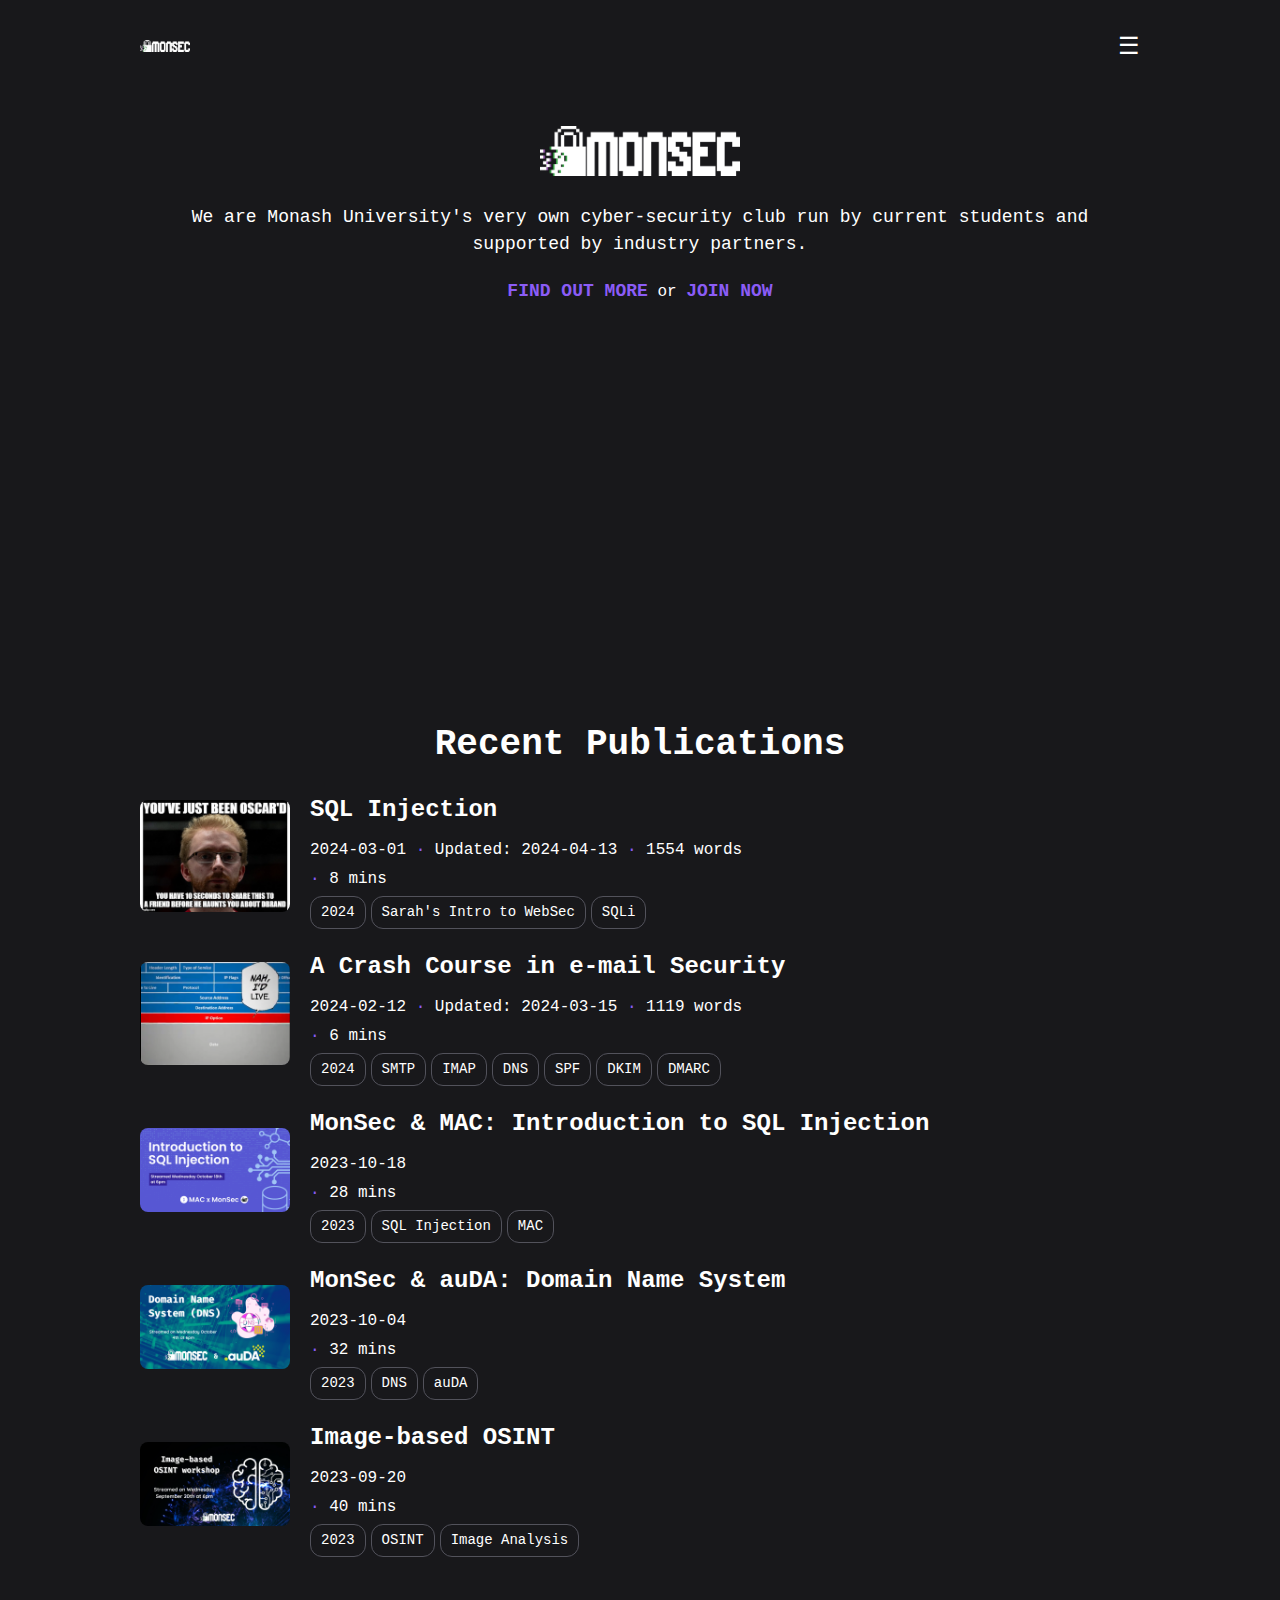
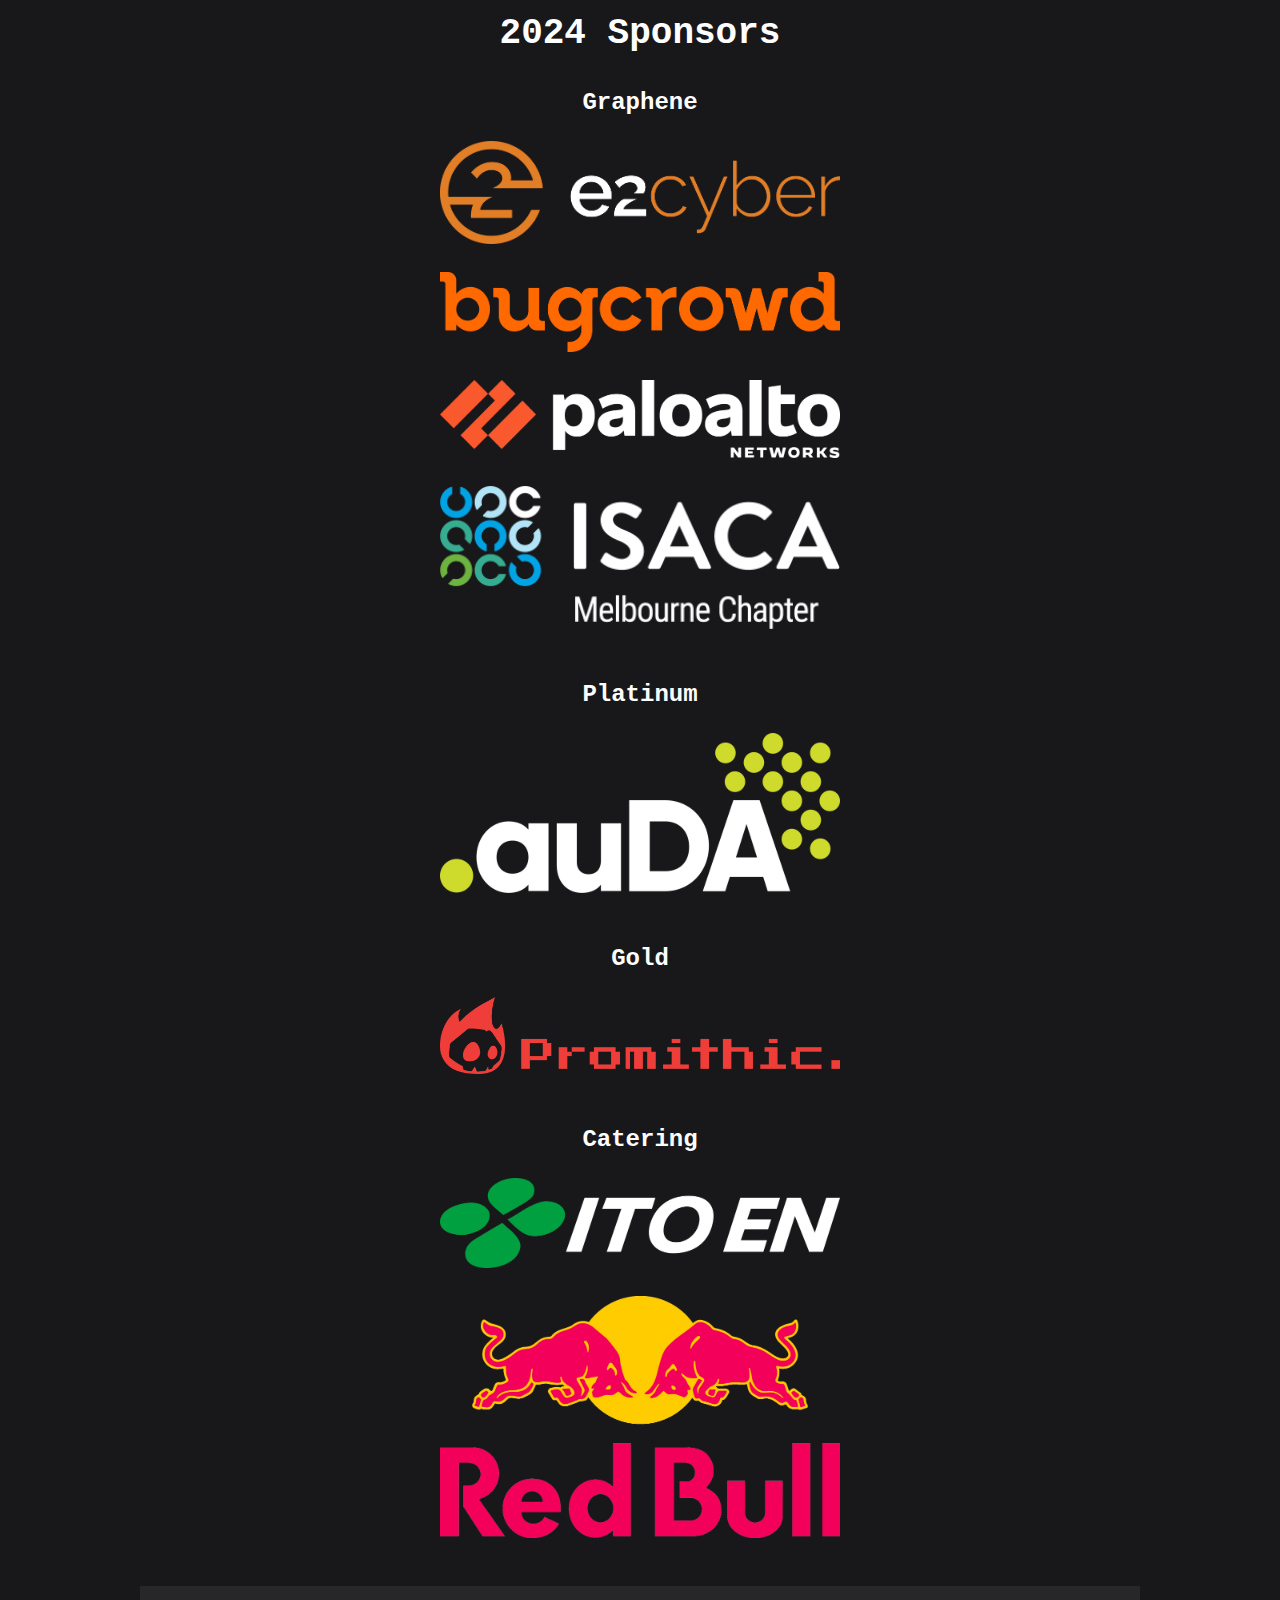
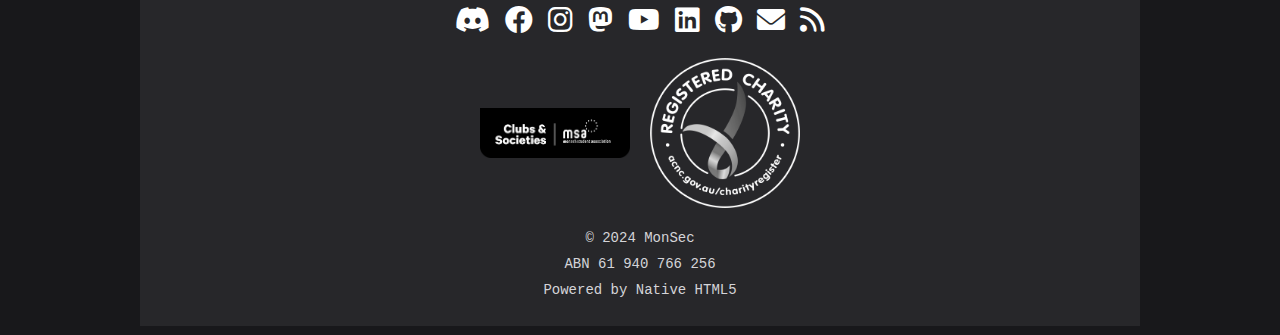
<file: index.html>
<!DOCTYPE html>
<html lang="en">
<head>
    <meta charset="UTF-8">
    <meta name="viewport" content="width=device-width, initial-scale=1.0">
    <title>MonSec Landing Page</title>
    <link rel="stylesheet" href="assets/CSS/style.css">
    <link rel="stylesheet" href="https://cdnjs.cloudflare.com/ajax/libs/font-awesome/6.0.0-beta3/css/all.min.css">
</head>
<body>
    <!-- ============================================ -->
    <!--                    HEADER                    -->
    <!-- ============================================ -->
    <div class="container">
        <header class="header">
            <div class="logo">
                <a href="index.html">
                    <img src="assets/images/monsec-logo.png" alt="MonSec Logo">
                </a>
            </div>
            <nav class="nav">
                <button class="menu-toggle">☰</button>
                <ul class="nav-links">
                    <li><a href="index.html">Home</a></li>
                    <li><a href="about.html">About</a></li>
                    <li><a href="competitions.html">Competitions</a></li>
                    <li><a href="contact.html">Contact</a></li>
                    <li><a href="#">CTFd↗</a></li>
                    <li><a href="join.html">Join</a></li>
                    <li><a href="#">Member Highlights</a></li>
                    <li><a href="#">Posts</a></li>
                    <li><a href="#">Resources</a></li>
                    <li><a href="#">Sponsorships</a></li>
                    <li><a href="#">Team</a></li>
                </ul>
            </nav>
        </header>

        <!-- ============================================ -->
        <!--                   MAIN CONTENT               -->
        <!-- ============================================ -->
        <main class="main-content">
            <!-- ============================================ -->
            <!--                     HERO                     -->
            <!-- ============================================ -->
            <div class="hero">
                <img src="assets/images/monsec-logo.png" alt="MonSec Logo" class="hero-logo">
            </div>
            <p class="description">We are Monash University's very own cyber-security club run by current students and supported by industry partners.</p>
            <div class="links">
                <a href="about.html" class="link">FIND OUT MORE</a> or <a href="join.html" class="link">JOIN NOW</a>
            </div>

            <!-- ============================================ -->
            <!--                     VIDEO                    -->
            <!-- ============================================ -->
            <div class="video">
                <iframe width="645" height="363" src="https://www.youtube.com/embed/BnJ31tEuZtM" title="Monash Cybersecurity Club (MonSec) - Information Technology | Clubs and Societies" frameborder="0" allow="accelerometer; autoplay; clipboard-write; encrypted-media; gyroscope; picture-in-picture; web-share" referrerpolicy="strict-origin-when-cross-origin" allowfullscreen></iframe>
            </div>

            <!-- ============================================ -->
            <!--              RECENT PUBLICATIONS             -->
            <!-- ============================================ -->
            <section class="recent-publications">
                <h2 class="recent-title">Recent Publications</h2>
                <div class="publication">
                    <a href="/posts/guide_01_sql_injection/">
                        <img src="assets/images/publications/thumbnail_hu2aec92b6c775fa6cc4a0e6bf50c2a36c_654028_320x0_resize_box_3.png" alt="Publication Image" class="publication-image">
                    </a>
                    <div class="publication-details">
                        <h3 class="publication-title">SQL Injection</h3>
                        <p class="publication-date">2024-03-01 <span class="dot">·</span> Updated: 2024-04-13 <span class="dot">·</span> 1554 words</p>
                        <p class="video-length"><span class="dot">·</span> 8 mins</p>
                        <div class="publication-tags">
                            <span class="tag">2024</span>
                            <span class="tag">Sarah's Intro to WebSec</span>
                            <span class="tag">SQLi</span>
                        </div>
                    </div>
                </div>
                <div class="publication">
                    <a href="/posts/email_security/">
                        <img src="assets/images/publications/thumbnail_hu954ef2d1324ccd9b0481c03d3eda522d_273398_320x0_resize_box_3.png" alt="Publication Image" class="publication-image">
                    </a>
                    <div class="publication-details">
                        <h3 class="publication-title">A Crash Course in e-mail Security</h3>
                        <p class="publication-date">2024-02-12 <span class="dot">·</span> Updated: 2024-03-15 <span class="dot">·</span> 1119 words</p>
                        <p class="video-length"><span class="dot">·</span> 6 mins</p>
                        <div class="publication-tags">
                            <span class="tag">2024</span>
                            <span class="tag">SMTP</span>
                            <span class="tag">IMAP</span>
                            <span class="tag">DNS</span>
                            <span class="tag">SPF</span>
                            <span class="tag">DKIM</span>
                            <span class="tag">DMARC</span>
                        </div>
                    </div>
                </div>
                <div class="publication">
                    <a href="https://youtu.be/77BluYpgN_c" target="_blank">
                        <img src="assets/images/publications/thumbnail_hu0dbce03da8ecad43be7e2b87ac7909c9_127749_320x0_resize_box_3.png" alt="Publication Image" class="publication-image">
                    </a>
                    <div class="publication-details">
                        <h3 class="publication-title">MonSec & MAC: Introduction to SQL Injection</h3>
                        <p class="publication-date">2023-10-18</p>
                        <p class="video-length"><span class="dot">·</span> 28 mins</p>
                        <div class="publication-tags">
                            <span class="tag">2023</span>
                            <span class="tag">SQL Injection</span>
                            <span class="tag">MAC</span>
                        </div>
                    </div>
                </div>
                <div class="publication">
                    <a href="https://youtu.be/bAFBVqyOkOA" target="_blank">
                        <img src="assets/images/publications/thumbnail_hu8929bf2ce3828c8344a611839d0a6ce5_1311219_320x0_resize_box_3.png" alt="Publication Image" class="publication-image">
                    </a>
                    <div class="publication-details">
                        <h3 class="publication-title">MonSec & auDA: Domain Name System</h3>
                        <p class="publication-date">2023-10-04</p>
                        <p class="video-length"><span class="dot">·</span> 32 mins</p>
                        <div class="publication-tags">
                            <span class="tag">2023</span>
                            <span class="tag">DNS</span>
                            <span class="tag">auDA</span>
                        </div>
                    </div>
                </div>
                <div class="publication">
                    <a href="https://youtu.be/zDFcXtqgYJc" target="_blank">
                        <img src="assets/images/publications/thumbnail_hu0207fa8256bfbe608128d7c42d157e64_898616_320x0_resize_box_3.png" alt="Publication Image" class="publication-image">
                    </a>
                    <div class="publication-details">
                        <h3 class="publication-title">Image-based OSINT</h3>
                        <p class="publication-date">2023-09-20</p>
                        <p class="video-length"><span class="dot">·</span> 40 mins</p>
                        <div class="publication-tags">
                            <span class="tag">2023</span>
                            <span class="tag">OSINT</span>
                            <span class="tag">Image Analysis</span>
                        </div>
                    </div>
                </div>
            </section>

            <!-- ============================================ -->
            <!--                  SPONSORS                    -->
            <!-- ============================================ -->
            <section class="sponsors">
                <h2 class="sponsor-title">2024 Sponsors</h2>
                <div class="sponsor-category">
                    <h3 class="sponsor-category-title">Graphene</h3>
                    <div class="sponsor-logos">
                        <a href="https://www.e2cyber.com/" target="_blank"><img src="assets/images/sponsors/e2cyber.png" alt="E2Cyber Logo" class="sponsor-logo"></a>
                        <a href="https://www.bugcrowd.com/" target="_blank"><img src="assets/images/sponsors/bugcrowd.png" alt="Bugcrowd Logo" class="sponsor-logo"></a>
                        <a href="https://www.paloaltonetworks.com/" target="_blank"><img src="assets/images/sponsors/palo_alto_networks.png" alt="Paloalto Logo" class="sponsor-logo"></a>
                        <a href="https://engage.isaca.org/melbournechapter/home" target="_blank"><img src="assets/images/sponsors/isaca.png" alt="Isaca Logo" class="sponsor-logo"></a>
                    </div>
                </div>
                <div class="sponsor-category">
                    <h3 class="sponsor-category-title">Platinum</h3>
                    <div class="sponsor-logos">
                        <a href="https://www.auda.org.au/" target="_blank"><img src="assets/images/sponsors/auda.png" alt="auDA Logo" class="sponsor-logo"></a>
                    </div>
                </div>
                <div class="sponsor-category">
                    <h3 class="sponsor-category-title">Gold</h3>
                    <div class="sponsor-logos">
                        <a href="https://promithic.io/" target="_blank"><img src="assets/images/sponsors/promithic.png" alt="Promithic Logo" class="sponsor-logo"></a>
                    </div>
                </div>
                <div class="sponsor-category">
                    <h3 class="sponsor-category-title">Catering</h3>
                    <div class="sponsor-logos">
                        <a href="https://itoen.com.au/" target="_blank"><img src="assets/images/sponsors/ito_en.png" alt="ITO EN Logo" class="sponsor-logo"></a>
                        <a href="https://www.redbull.com/au-en" target="_blank"><img src="assets/images/sponsors/redbull.png" alt="Red Bull Logo" class="sponsor-logo"></a>
                    </div>
                </div>
            </section>

            <!-- ============================================ -->
            <!--                    FOOTER                    -->
            <!-- ============================================ -->
            <footer class="footer">
                <div class="social-icons">
                    <a href="#"><i class="fab fa-discord"></i></a>
                    <a href="#"><i class="fab fa-facebook"></i></a>
                    <a href="#"><i class="fab fa-instagram"></i></a>
                    <a href="#"><i class="fab fa-mastodon"></i></a>
                    <a href="#"><i class="fab fa-youtube"></i></a>
                    <a href="#"><i class="fab fa-linkedin"></i></a>
                    <a href="#"><i class="fab fa-github"></i></a>
                    <a href="#"><i class="fas fa-envelope"></i></a>
                    <a href="#"><i class="fas fa-rss"></i></a>
                </div>
                <div class="footer-logos">
                    <img src="assets/images/msa_cs.png" alt="Clubs & Societies">
                    <img src="assets/images/acnc.png" alt="Registered Charity">
                </div>
                <div class="footer-info">
                    <p>© 2024 MonSec</p>
                    <p>ABN 61 940 766 256</p>
                    <p>Powered by Native HTML5</p>
                </div>
            </footer>
        </main>
    </div>

    <!-- ============================================ -->
    <!--                 SCROLL TO TOP                -->
    <!-- ============================================ -->
    <button id="scrollTopBtn" title="Go to top">↑</button>

    <script src="assets/JS/script.js"></script>
</body>
</html>
</file>
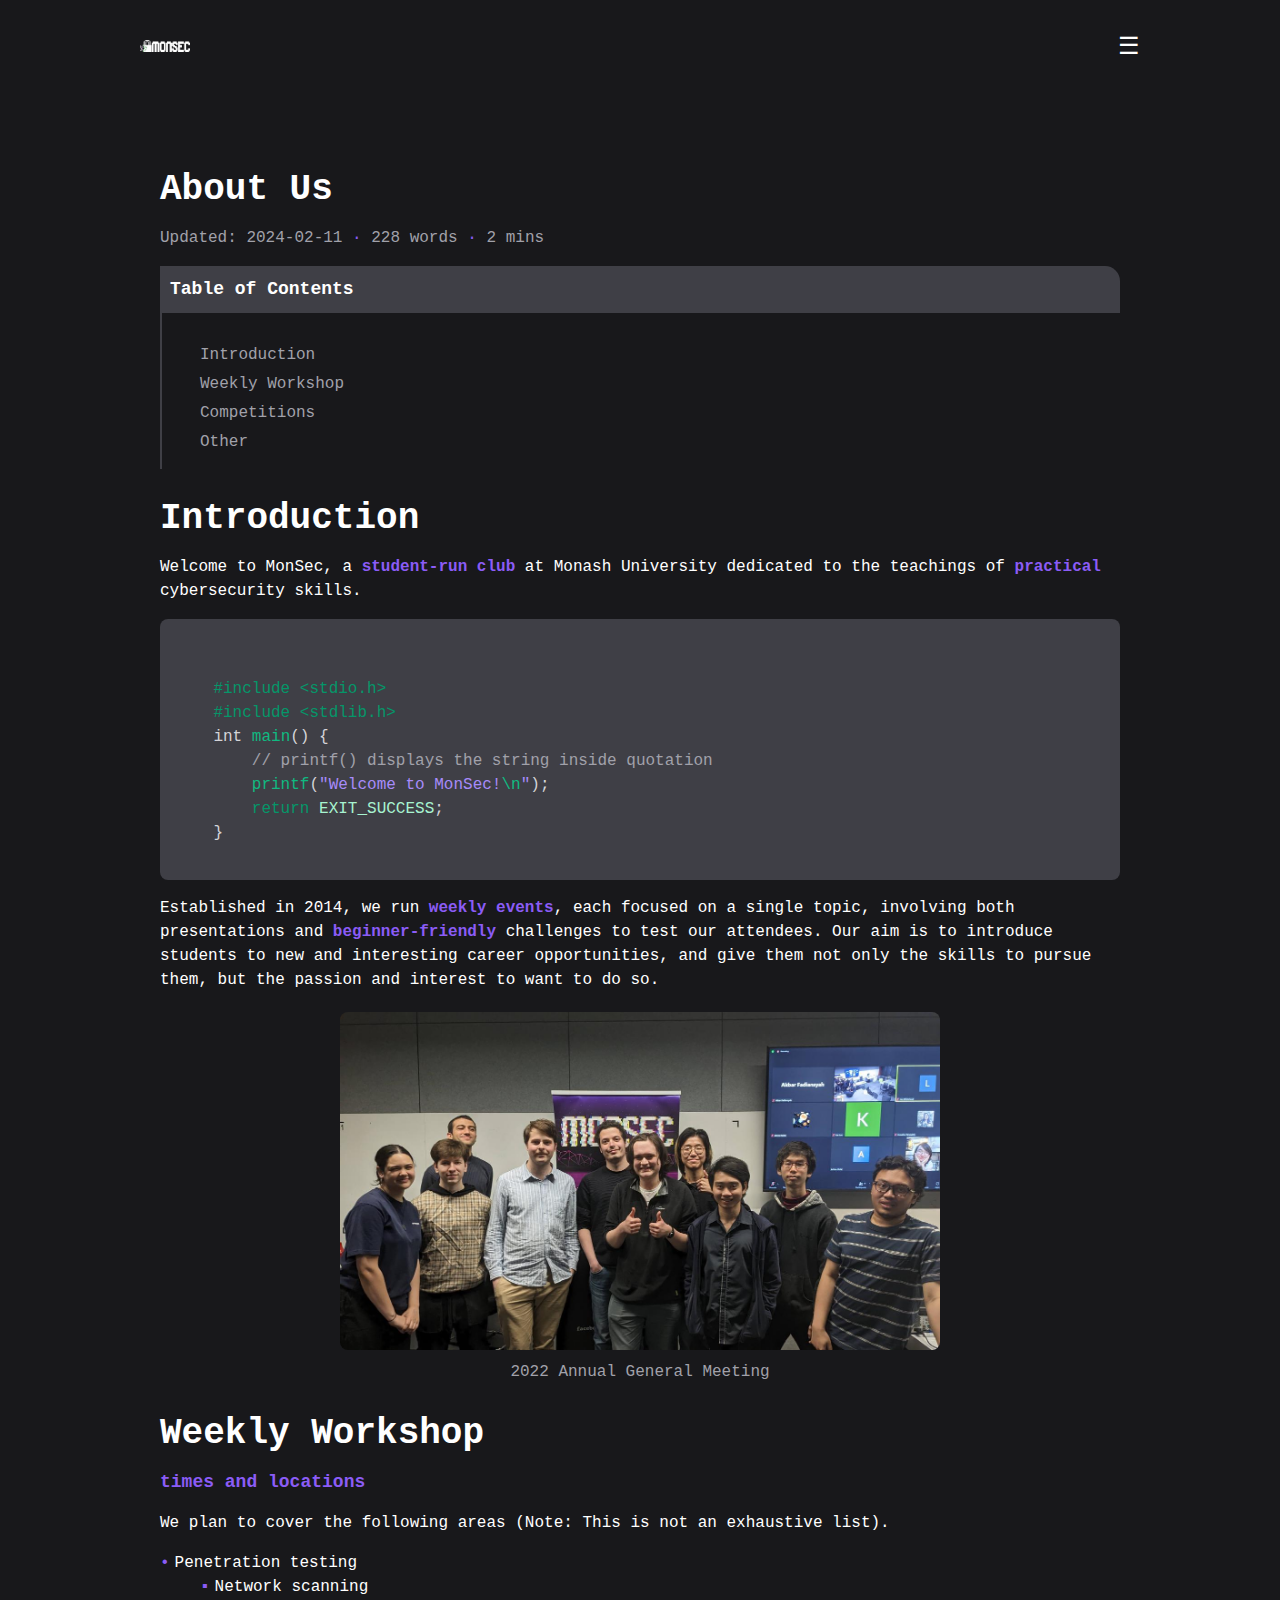
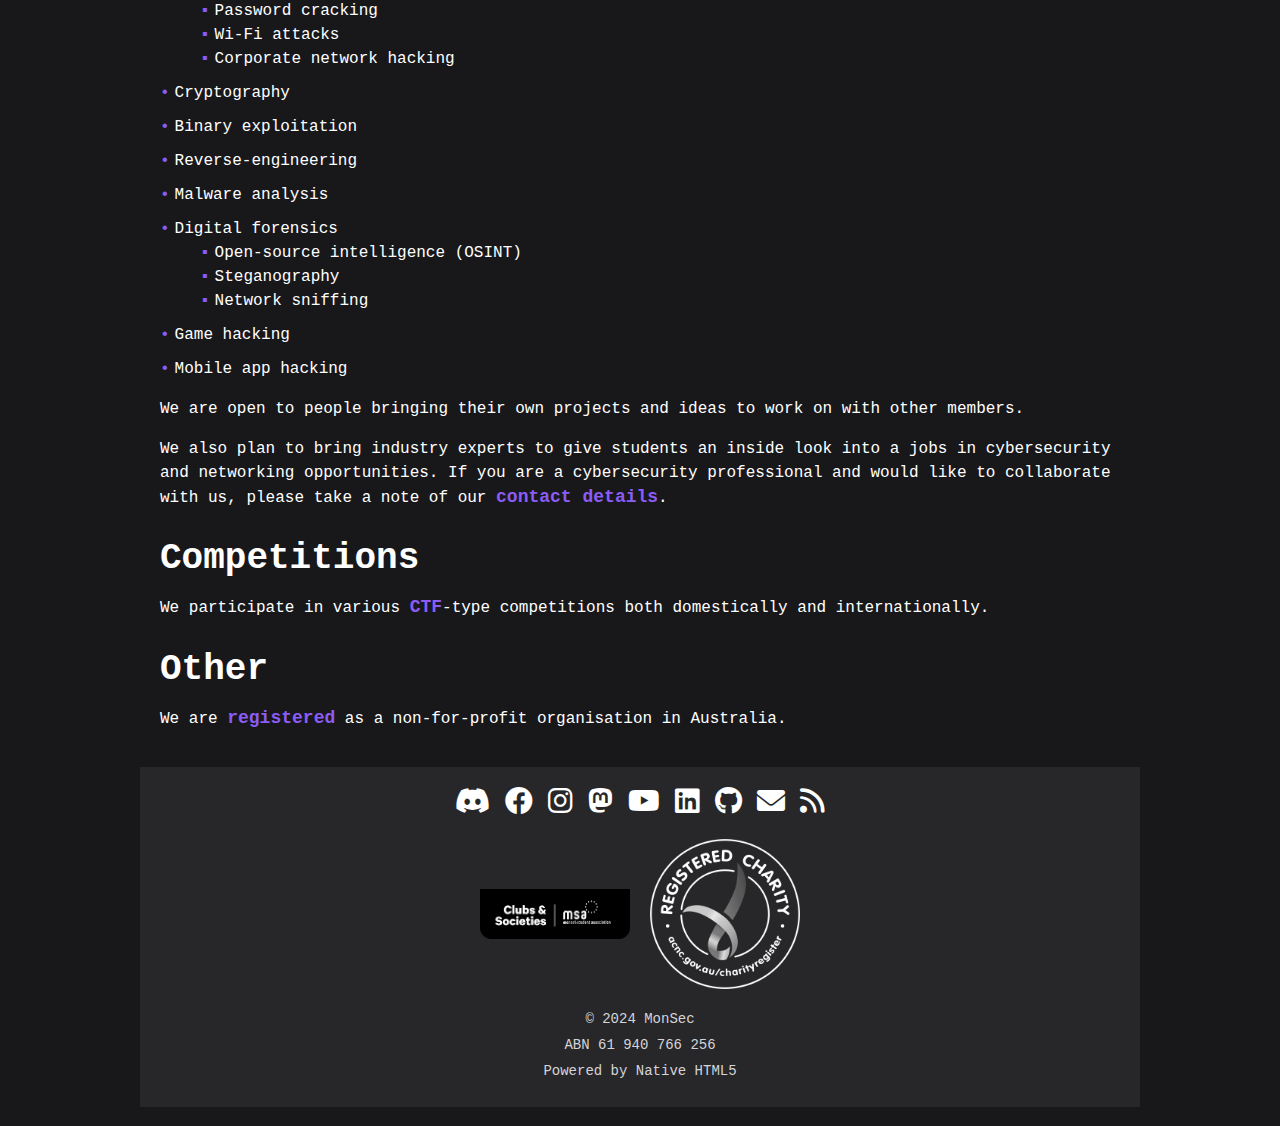
<file: about.html>
<!DOCTYPE html>
<html lang="en">
<head>
    <meta charset="UTF-8">
    <meta name="viewport" content="width=device-width, initial-scale=1.0">
    <title>About Us - MonSec</title>
    <link rel="stylesheet" href="assets/CSS/style.css">
    <link rel="stylesheet" href="https://cdnjs.cloudflare.com/ajax/libs/font-awesome/6.0.0-beta3/css/all.min.css">
</head>
<body>
<!-- ============================================ -->
<!--                    HEADER                    -->
<!-- ============================================ -->
<div class="container">
    <header class="header">
        <div class="logo">
            <a href="index.html">
                <img src="assets/images/monsec-logo.png" alt="MonSec Logo">
            </a>
        </div>
        <nav class="nav">
            <button class="menu-toggle">☰</button>
            <ul class="nav-links">
                <li><a href="index.html">Home</a></li>
                <li><a href="about.html">About</a></li>
                <li><a href="competitions.html">Competitions</a></li>
                <li><a href="contact.html">Contact</a></li>
                <li><a href="#">CTFd↗</a></li>
                <li><a href="join.html">Join</a></li>
                <li><a href="#">Member Highlights</a></li>
                <li><a href="#">Posts</a></li>
                <li><a href="#">Resources</a></li>
                <li><a href="#">Sponsorships</a></li>
                <li><a href="#">Team</a></li>
            </ul>
        </nav>
    </header>

    <!-- ============================================ -->
    <!--                   MAIN CONTENT               -->
    <!-- ============================================ -->
    <main class="main-content">
        <section class="about">
            <h1>About Us</h1>
            <p class="update-info">Updated: 2024-02-11 <span class="dot">·</span> 228 words <span class="dot">·</span> 2 mins</p>
            
            <div class="toc-container">
                <h2 class="toc-header">Table of Contents</h2>
                <ul class="toc show">
                    <li><a href="#introduction">Introduction</a></li>
                    <li><a href="#weekly-workshop">Weekly Workshop</a></li>
                    <li><a href="#competitions">Competitions</a></li>
                    <li><a href="#other">Other</a></li>
                </ul>
            </div>
            
            <h2 id="introduction">Introduction</h2>
            <p>Welcome to MonSec, a <strong>student-run club</strong> at Monash University dedicated to the teachings of <strong>practical</strong> cybersecurity skills.</p>
            
<pre class="code-block">
<button class="copy-btn" onclick="copyToClipboard(this)">Copy</button>
<code>
    <span class="keyword">#include &lt;stdio.h&gt;</span>
    <span class="keyword">#include &lt;stdlib.h&gt;</span>
    <span class="type">int</span> <span class="function">main</span>() {
        <span class="comment">// printf() displays the string inside quotation</span>
        <span class="function">printf</span>(<span class="string">"Welcome to MonSec!<span class="escape">\n</span>"</span>);
        <span class="keyword">return</span> <span class="constant">EXIT_SUCCESS</span>;
    }
</code>
</pre>

            <p>Established in 2014, we run <strong>weekly events</strong>, each focused on a single topic, involving both presentations and <strong>beginner-friendly</strong> challenges to test our attendees. Our aim is to introduce students to new and interesting career opportunities, and give them not only the skills to pursue them, but the passion and interest to want to do so.</p>
            
            <img src="assets/images/agm_2022_hud1b05a0828a1fd51b679a1cc5ebfdef1_792214_1320x0_resize_q75_box.jpg" alt="2022 Annual General Meeting" class="about-img">
            <p class="image-caption">2022 Annual General Meeting</p>
            
            <h2 id="weekly-workshop">Weekly Workshop</h2>
            <p><a href="#" class="link">times and locations</a></p>
            <p>We plan to cover the following areas (Note: This is not an exhaustive list).</p>
            
            <ul class="nested-list">
                <li>Penetration testing
                    <ul>
                        <li>Network scanning</li>
                        <li>Password cracking</li>
                        <li>Wi-Fi attacks</li>
                        <li>Corporate network hacking</li>
                    </ul>
                </li>
                <li>Cryptography</li>
                <li>Binary exploitation</li>
                <li>Reverse-engineering</li>
                <li>Malware analysis</li>
                <li>Digital forensics
                    <ul>
                        <li>Open-source intelligence (OSINT)</li>
                        <li>Steganography</li>
                        <li>Network sniffing</li>
                    </ul>
                </li>
                <li>Game hacking</li>
                <li>Mobile app hacking</li>
            </ul>
            <p>We are open to people bringing their own projects and ideas to work on with other members.</p>
            <p>We also plan to bring industry experts to give students an inside look into a jobs in cybersecurity and networking opportunities. If you are a cybersecurity professional and would like to collaborate with us, please take a note of our <a href="contact.html" class="link">contact details</a>.</p>
            
            <h2 id="competitions">Competitions</h2>
            <p>We participate in various <a href="ctf.html" class="link">CTF</a>-type competitions both domestically and internationally.</p>
            
            <h2 id="other">Other</h2>
            <p>We are <a href="registered-charity.html" class="link">registered</a> as a non-for-profit organisation in Australia.</p>
        </section>

        <!-- ============================================ -->
        <!--                    FOOTER                    -->
        <!-- ============================================ -->
        <footer class="footer">
            <div class="social-icons">
                <a href="#"><i class="fab fa-discord"></i></a>
                <a href="#"><i class="fab fa-facebook"></i></a>
                <a href="#"><i class="fab fa-instagram"></i></a>
                <a href="#"><i class="fab fa-mastodon"></i></a>
                <a href="#"><i class="fab fa-youtube"></i></a>
                <a href="#"><i class="fab fa-linkedin"></i></a>
                <a href="#"><i class="fab fa-github"></i></a>
                <a href="#"><i class="fas fa-envelope"></i></a>
                <a href="#"><i class="fas fa-rss"></i></a>
            </div>
            <div class="footer-logos">
                <img src="assets/images/msa_cs.png" alt="Clubs & Societies">
                <img src="assets/images/acnc.png" alt="Registered Charity">
            </div>
            <div class="footer-info">
                <p>© 2024 MonSec</p>
                <p>ABN 61 940 766 256</p>
                <p>Powered by Native HTML5</p>
            </div>
        </footer>
    </main>
</div>

<!-- ============================================ -->
<!--                 SCROLL TO TOP                -->
<!-- ============================================ -->
<button id="scrollTopBtn" title="Go to top">↑</button>

<script src="assets/JS/script.js"></script>
</body>
</html>
</file>
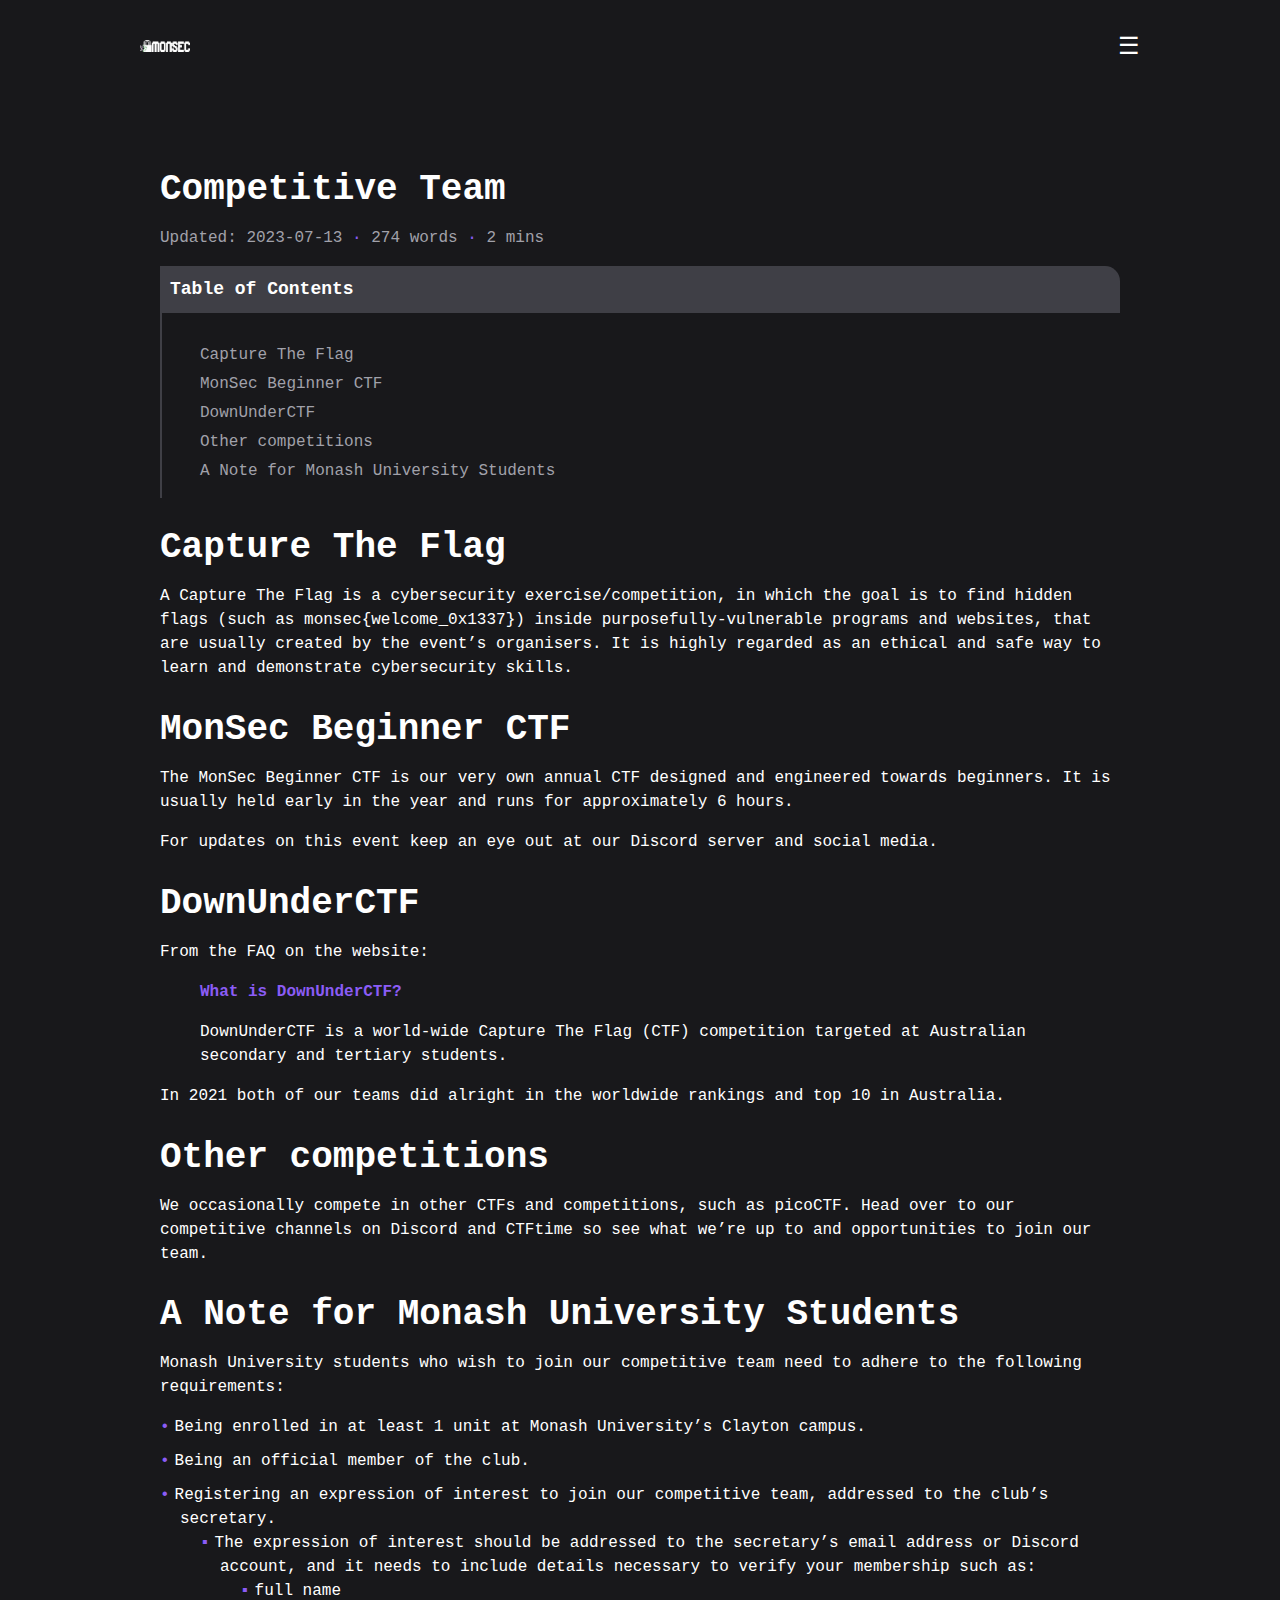
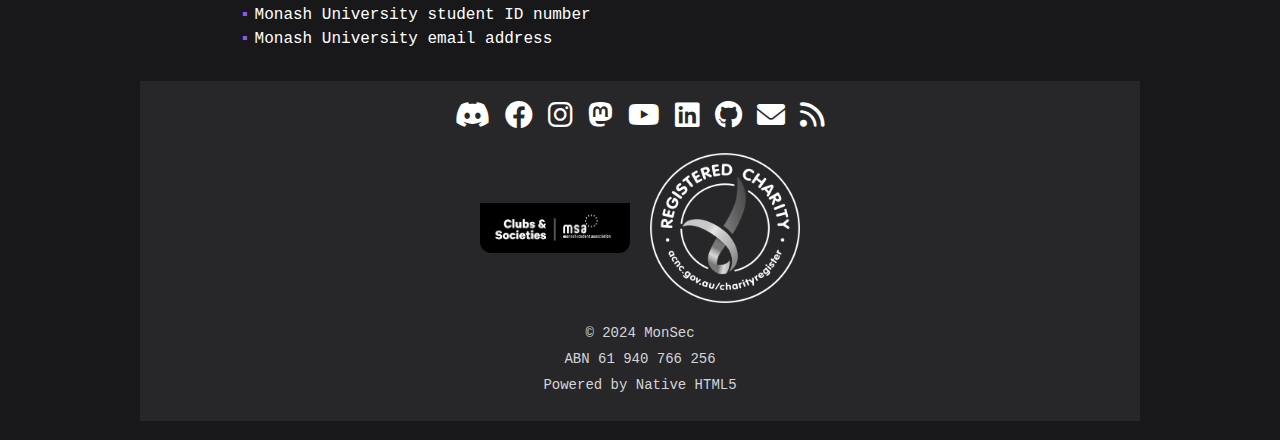
<file: competitions.html>
<!DOCTYPE html>
<html lang="en">
<head>
    <meta charset="UTF-8">
    <meta name="viewport" content="width=device-width, initial-scale=1.0">
    <title>Competitive Team - MonSec</title>
    <link rel="stylesheet" href="assets/CSS/style.css">
    <link rel="stylesheet" href="https://cdnjs.cloudflare.com/ajax/libs/font-awesome/6.0.0-beta3/css/all.min.css">
</head>
<body>
    <!-- ============================================ -->
    <!--                    HEADER                    -->
    <!-- ============================================ -->
    <div class="container">
        <header class="header">
            <div class="logo">
                <a href="index.html">
                    <img src="assets/images/monsec-logo.png" alt="MonSec Logo">
                </a>
            </div>
            <nav class="nav">
                <button class="menu-toggle">☰</button>
                <ul class="nav-links">
                    <li><a href="index.html">Home</a></li>
                    <li><a href="about.html">About</a></li>
                    <li><a href="competitions.html">Competitions</a></li>
                    <li><a href="contact.html">Contact</a></li>
                    <li><a href="#">CTFd↗</a></li>
                    <li><a href="join.html">Join</a></li>
                    <li><a href="#">Member Highlights</a></li>
                    <li><a href="#">Posts</a></li>
                    <li><a href="#">Resources</a></li>
                    <li><a href="#">Sponsorships</a></li>
                    <li><a href="#">Team</a></li>
                </ul>
            </nav>
        </header>

        <!-- ============================================ -->
        <!--                   MAIN CONTENT               -->
        <!-- ============================================ -->
        <main class="main-content">
            <section class="competition">
                <h1>Competitive Team</h1>
                <p class="update-info">Updated: 2023-07-13 <span class="dot">·</span> 274 words <span class="dot">·</span> 2 mins</p>

                <div class="toc-container">
                    <h2 class="toc-header">Table of Contents</h2>
                    <ul class="toc show">
                        <li><a href="#capture-the-flag">Capture The Flag</a></li>
                        <li><a href="#monsec-beginner-ctf">MonSec Beginner CTF</a></li>
                        <li><a href="#downunderctf">DownUnderCTF</a></li>
                        <li><a href="#other-competitions">Other competitions</a></li>
                        <li><a href="#note-for-monash-students">A Note for Monash University Students</a></li>
                    </ul>
                </div>

                <h2 id="capture-the-flag">Capture The Flag</h2>
                <p>A Capture The Flag is a cybersecurity exercise/competition, in which the goal is to find hidden flags (such as monsec{welcome_0x1337}) inside purposefully-vulnerable programs and websites, that are usually created by the event’s organisers. It is highly regarded as an ethical and safe way to learn and demonstrate cybersecurity skills.</p>

                <h2 id="monsec-beginner-ctf">MonSec Beginner CTF</h2>
                <p>The MonSec Beginner CTF is our very own annual CTF designed and engineered towards beginners. It is usually held early in the year and runs for approximately 6 hours.</p>
                <p>For updates on this event keep an eye out at our Discord server and social media.</p>

                <h2 id="downunderctf">DownUnderCTF</h2>
                <p>From the FAQ on the website:</p>
                <blockquote>
                    <p><strong>What is DownUnderCTF?</strong></p>
                    <p>DownUnderCTF is a world-wide Capture The Flag (CTF) competition targeted at Australian secondary and tertiary students.</p>
                </blockquote>
                <p>In 2021 both of our teams did alright in the worldwide rankings and top 10 in Australia.</p>

                <h2 id="other-competitions">Other competitions</h2>
                <p>We occasionally compete in other CTFs and competitions, such as picoCTF. Head over to our competitive channels on Discord and CTFtime so see what we’re up to and opportunities to join our team.</p>

                <h2 id="note-for-monash-students">A Note for Monash University Students</h2>
                <p>Monash University students who wish to join our competitive team need to adhere to the following requirements:</p>
                <ul class="nested-list">
                    <li>Being enrolled in at least 1 unit at Monash University’s Clayton campus.</li>
                    <li>Being an official member of the club.</li>
                    <li>Registering an expression of interest to join our competitive team, addressed to the club’s secretary.
                        <ul>
                            <li>The expression of interest should be addressed to the secretary’s email address or Discord account, and it needs to include details necessary to verify your membership such as:
                                <ul>
                                    <li>full name</li>
                                    <li>Monash University student ID number</li>
                                    <li>Monash University email address</li>
                                </ul>
                            </li>
                        </ul>
                    </li>
                </ul>
            </section>

            <!-- ============================================ -->
            <!--                    FOOTER                    -->
            <!-- ============================================ -->
            <footer class="footer">
                <div class="social-icons">
                    <a href="#"><i class="fab fa-discord"></i></a>
                    <a href="#"><i class="fab fa-facebook"></i></a>
                    <a href="#"><i class="fab fa-instagram"></i></a>
                    <a href="#"><i class="fab fa-mastodon"></i></a>
                    <a href="#"><i class="fab fa-youtube"></i></a>
                    <a href="#"><i class="fab fa-linkedin"></i></a>
                    <a href="#"><i class="fab fa-github"></i></a>
                    <a href="#"><i class="fas fa-envelope"></i></a>
                    <a href="#"><i class="fas fa-rss"></i></a>
                </div>
                <div class="footer-logos">
                    <img src="assets/images/msa_cs.png" alt="Clubs & Societies">
                    <img src="assets/images/acnc.png" alt="Registered Charity">
                </div>
                <div class="footer-info">
                    <p>© 2024 MonSec</p>
                    <p>ABN 61 940 766 256</p>
                    <p>Powered by Native HTML5</p>
                </div>
            </footer>
        </main>
    </div>

    <!-- ============================================ -->
    <!--                 SCROLL TO TOP                -->
    <!-- ============================================ -->
    <button id="scrollTopBtn" title="Go to top">↑</button>

    <script src="assets/JS/script.js"></script>
</body>
</html>
</file>
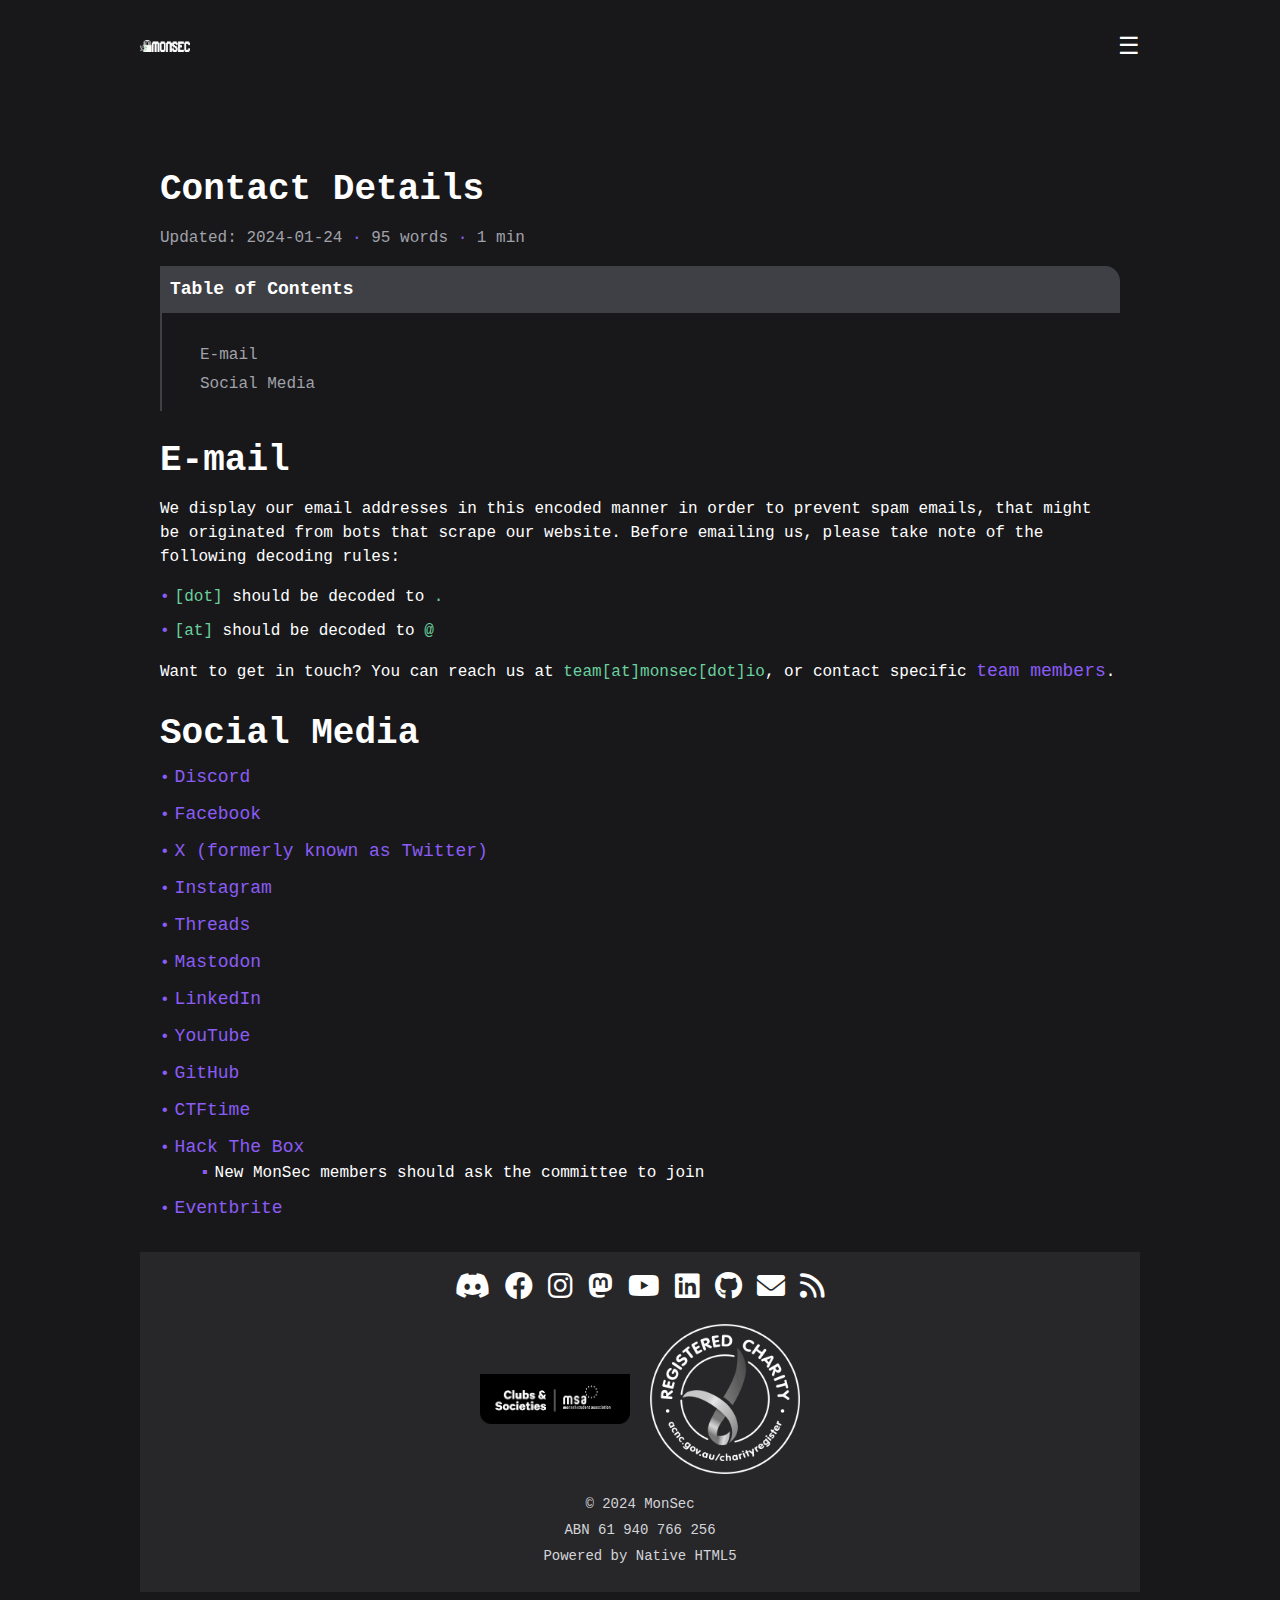
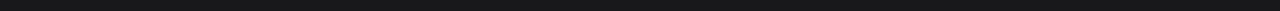
<file: contact.html>
<!DOCTYPE html>
<html lang="en">
<head>
    <meta charset="UTF-8">
    <meta name="viewport" content="width=device-width, initial-scale=1.0">
    <title>Contact Us - MonSec</title>
    <link rel="stylesheet" href="assets/CSS/style.css">
    <link rel="stylesheet" href="https://cdnjs.cloudflare.com/ajax/libs/font-awesome/6.0.0-beta3/css/all.min.css">
</head>
<body>
    <!-- ============================================ -->
    <!--                    HEADER                    -->
    <!-- ============================================ -->
    <div class="container">
        <header class="header">
            <div class="logo">
                <a href="index.html">
                    <img src="assets/images/monsec-logo.png" alt="MonSec Logo">
                </a>
            </div>
            <nav class="nav">
                <button class="menu-toggle">☰</button>
                <ul class="nav-links">
                    <li><a href="index.html">Home</a></li>
                    <li><a href="about.html">About</a></li>
                    <li><a href="competitions.html">Competitions</a></li>
                    <li><a href="contact.html">Contact</a></li>
                    <li><a href="#">CTFd↗</a></li>
                    <li><a href="join.html">Join</a></li>
                    <li><a href="#">Member Highlights</a></li>
                    <li><a href="#">Posts</a></li>
                    <li><a href="#">Resources</a></li>
                    <li><a href="#">Sponsorships</a></li>
                    <li><a href="#">Team</a></li>
                </ul>
            </nav>
        </header>
        <!-- ============================================ -->
        <!--                   MAIN CONTENT               -->
        <!-- ============================================ -->
        <main class="main-content">
            <section class="contact">
                <h1>Contact Details</h1>
                <p class="update-info">Updated: 2024-01-24 <span class="dot">·</span> 95 words <span class="dot">·</span> 1 min</p>

                <div class="toc-container">
                    <h2 class="toc-header">Table of Contents</h2>
                    <ul class="toc show">
                        <li><a href="#email">E-mail</a></li>
                        <li><a href="#social-media">Social Media</a></li>
                    </ul>
                </div>

                <h2 id="email">E-mail</h2>
                <p>We display our email addresses in this encoded manner in order to prevent spam emails, that might be originated from bots that scrape our website. Before emailing us, please take note of the following decoding rules:</p>
                <ul class="nested-list">
                    <li><span class="encoded">[dot]</span> should be decoded to <span class="decoded">.</span></li>
                    <li><span class="encoded">[at]</span> should be decoded to <span class="decoded">@</span></li>
                </ul>
                <p>Want to get in touch? You can reach us at <span class="encoded">team[at]monsec[dot]io</span>, or contact specific <a href="#" class="link">team members</a>.</p>

                <h2 id="social-media">Social Media</h2>
                <ul class="nested-list">
                    <li><a href="#" class="link">Discord</a></li>
                    <li><a href="#" class="link">Facebook</a></li>
                    <li><a href="#" class="link">X (formerly known as Twitter)</a></li>
                    <li><a href="#" class="link">Instagram</a></li>
                    <li><a href="#" class="link">Threads</a></li>
                    <li><a href="#" class="link">Mastodon</a></li>
                    <li><a href="#" class="link">LinkedIn</a></li>
                    <li><a href="#" class="link">YouTube</a></li>
                    <li><a href="#" class="link">GitHub</a></li>
                    <li><a href="#" class="link">CTFtime</a></li>
                    <li><a href="#" class="link">Hack The Box</a>
                        <ul>
                            <li>New MonSec members should ask the committee to join</li>
                        </ul>
                    </li>
                    <li><a href="#" class="link">Eventbrite</a></li>
                </ul>
            </section>

            <!-- ============================================ -->
            <!--                    FOOTER                    -->
            <!-- ============================================ -->
            <footer class="footer">
                <div class="social-icons">
                    <a href="#"><i class="fab fa-discord"></i></a>
                    <a href="#"><i class="fab fa-facebook"></i></a>
                    <a href="#"><i class="fab fa-instagram"></i></a>
                    <a href="#"><i class="fab fa-mastodon"></i></a>
                    <a href="#"><i class="fab fa-youtube"></i></a>
                    <a href="#"><i class="fab fa-linkedin"></i></a>
                    <a href="#"><i class="fab fa-github"></i></a>
                    <a href="#"><i class="fas fa-envelope"></i></a>
                    <a href="#"><i class="fas fa-rss"></i></a>
                </div>
                <div class="footer-logos">
                    <img src="assets/images/msa_cs.png" alt="Clubs & Societies">
                    <img src="assets/images/acnc.png" alt="Registered Charity">
                </div>
                <div class="footer-info">
                    <p>© 2024 MonSec</p>
                    <p>ABN 61 940 766 256</p>
                    <p>Powered by Native HTML5</p>
                </div>
            </footer>
        </main>
    </div>

    <!-- ============================================ -->
    <!--                 SCROLL TO TOP                -->
    <!-- ============================================ -->
    <button id="scrollTopBtn" title="Go to top">↑</button>

    <script src="assets/JS/script.js"></script>
</body>
</html>
</file>
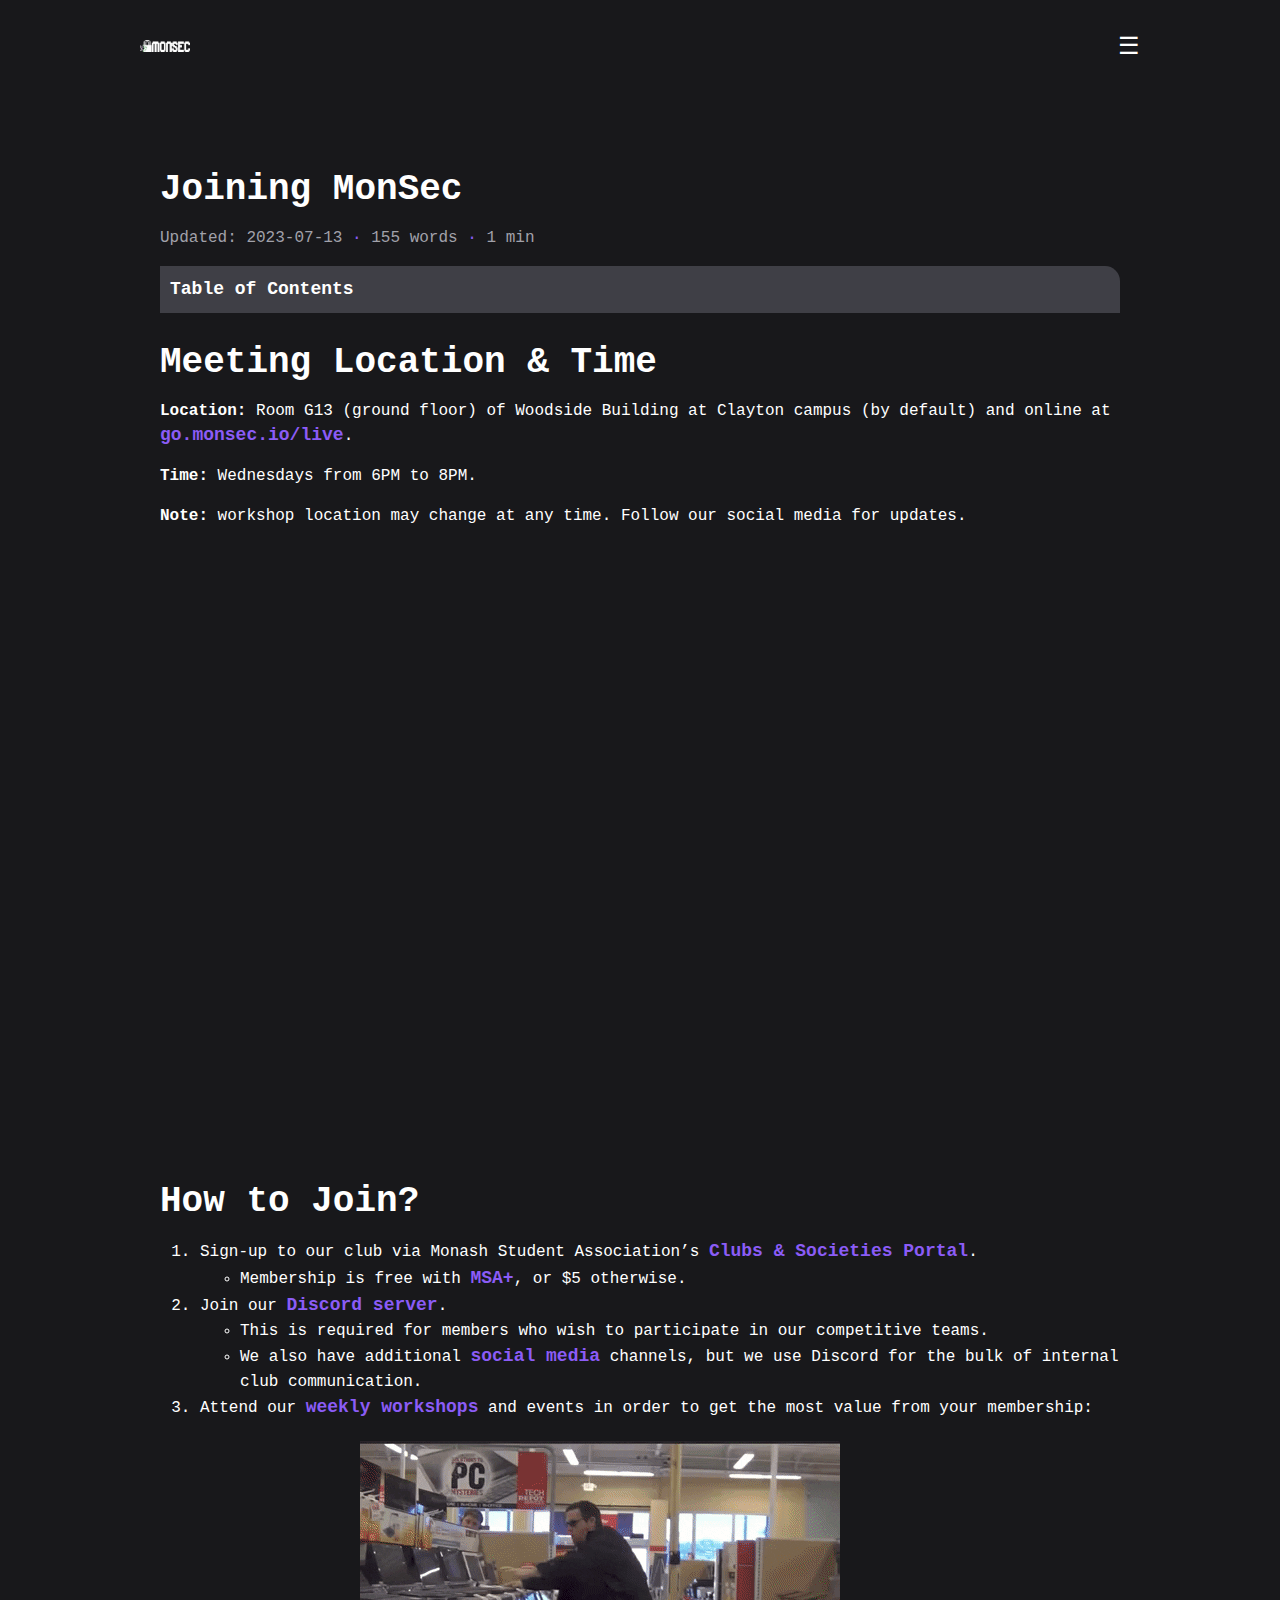
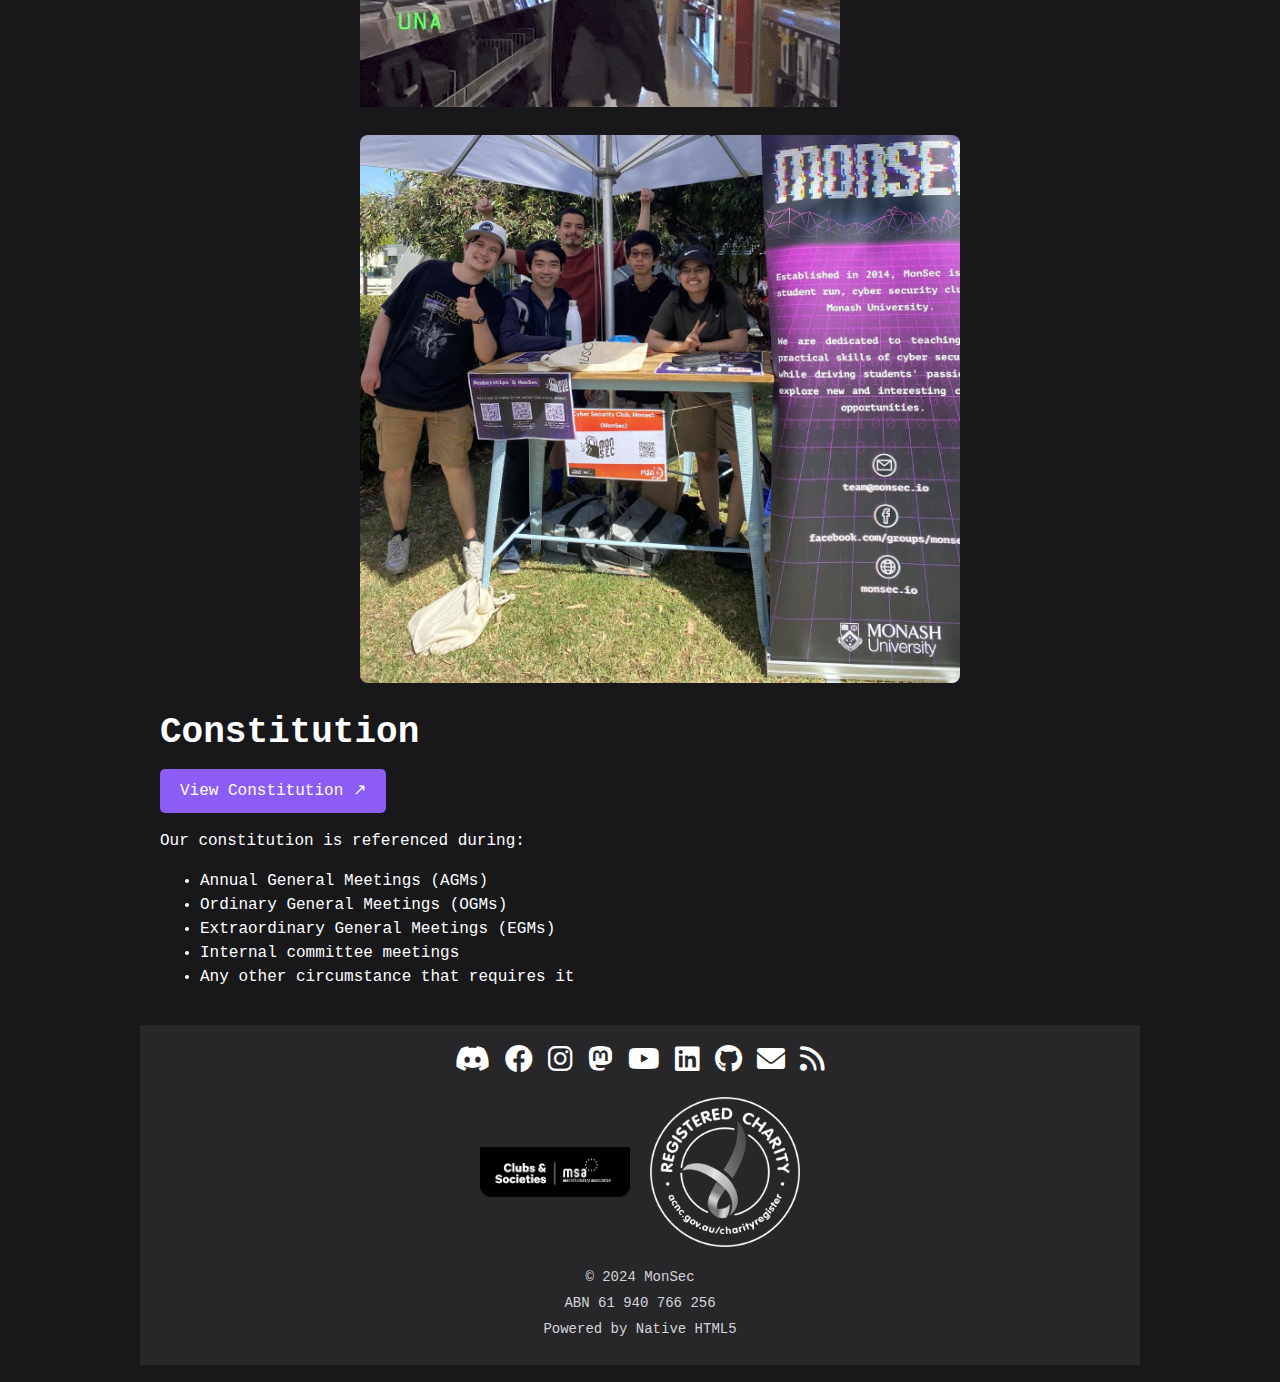
<file: join.html>
<!DOCTYPE html>
<html lang="en">
<head>
    <meta charset="UTF-8">
    <meta name="viewport" content="width=device-width, initial-scale=1.0">
    <title>Join MonSec</title>
    <link rel="stylesheet" href="assets/CSS/style.css">
    <link rel="stylesheet" href="https://cdnjs.cloudflare.com/ajax/libs/font-awesome/6.0.0-beta3/css/all.min.css">
</head>
<body>
    <!-- ============================================ -->
    <!--                    HEADER                    -->
    <!-- ============================================ -->
    <div class="container">
        <header class="header">
            <div class="logo">
                <a href="index.html">
                    <img src="assets/images/monsec-logo.png" alt="MonSec Logo">
                </a>
            </div>
            <nav class="nav">
                <button class="menu-toggle">☰</button>
                <ul class="nav-links">
                    <li><a href="index.html">Home</a></li>
                    <li><a href="about.html">About</a></li>
                    <li><a href="#">Competitions</a></li>
                    <li><a href="#">Contact</a></li>
                    <li><a href="#">CTFd↗</a></li>
                    <li><a href="join.html">Join</a></li>
                    <li><a href="#">Member Highlights</a></li>
                    <li><a href="#">Posts</a></li>
                    <li><a href="#">Resources</a></li>
                    <li><a href="#">Sponsorships</a></li>
                    <li><a href="#">Team</a></li>
                </ul>
            </nav>
        </header>

        <!-- ============================================ -->
        <!--                   MAIN CONTENT               -->
        <!-- ============================================ -->
        <main class="main-content">
            <section class="join">
                <h1>Joining MonSec</h1>
                <p class="update-info">Updated: 2023-07-13 <span class="dot">·</span> 155 words <span class="dot">·</span> 1 min</p>
                
                <div class="toc-container">
                    <h2 class="toc-header">Table of Contents</h2>
                    <ul class="toc">
                        <li><a href="#meeting-location-time">Meeting Location & Time</a></li>
                        <li><a href="#how-to-join">How to Join?</a></li>
                        <li><a href="#constitution">Constitution</a></li>
                    </ul>
                </div>
                
                <h2 id="meeting-location-time">Meeting Location & Time</h2>
                <p><strong>Location:</strong> Room G13 (ground floor) of Woodside Building at Clayton campus (by default) and online at <a href="https://go.monsec.io/live" target="_blank" class="link">go.monsec.io/live</a>.</p>
                <p><strong>Time:</strong> Wednesdays from 6PM to 8PM.</p>
                <p><strong>Note:</strong> workshop location may change at any time. Follow our social media for updates.</p>

                <div class="calendar">
                    <iframe src="https://calendar.google.com/calendar/u/0/embed?height=600&amp;wkst=2&amp;bgcolor=%23ffffff&amp;ctz=Australia/Melbourne&amp;title=MonSec+Events&amp;hl=en_GB&amp;src=Y183YWd0ZnZmYXBoYWd2YTE1dmgxdDdmcms3OEBncm91cC5jYWxlbmRhci5nb29nbGUuY29t&amp;color=%23F09300" style="border: 0" width="600" height="600" frameborder="0" scrolling="no"></iframe>
                </div>

                <h2 id="how-to-join">How to Join?</h2>
                <ol>
                    <li>
                        Sign-up to our club via Monash Student Association’s <a href="#" class="link">Clubs & Societies Portal</a>.
                        <ul>
                            <li>Membership is free with <a href="#" class="link">MSA+</a>, or $5 otherwise.</li>
                        </ul>
                    </li>
                    <li>
                        Join our <a href="#" class="link">Discord server</a>.
                        <ul>
                            <li>This is required for members who wish to participate in our competitive teams.</li>
                            <li>We also have additional <a href="#" class="link">social media</a> channels, but we use Discord for the bulk of internal club communication.</li>
                        </ul>
                    </li>
                    <li>
                        Attend our <a href="#" class="link">weekly workshops</a> and events in order to get the most value from your membership:
                        <div class="join-img">
                            <img src="assets/images/hacking.gif" alt="Hacking GIF">
                        </div>
                        <div class="join-img">
                            <img src="assets/images/orientation_festival.jpg" alt="Our Stall at The 2023S1 Orientation Festival" class="orientation-img">
                        </div>
                    </li>
                </ol>
                
                <h2 id="constitution">Constitution</h2>
                <p><a href="#" class="btn">View Constitution ↗</a></p>
                <p>Our constitution is referenced during:</p>
                <ul>
                    <li>Annual General Meetings (AGMs)</li>
                    <li>Ordinary General Meetings (OGMs)</li>
                    <li>Extraordinary General Meetings (EGMs)</li>
                    <li>Internal committee meetings</li>
                    <li>Any other circumstance that requires it</li>
                </ul>
            </section>

            <!-- ============================================ -->
            <!--                    FOOTER                    -->
            <!-- ============================================ -->
            <footer class="footer">
                <div class="social-icons">
                    <a href="#"><i class="fab fa-discord"></i></a>
                    <a href="#"><i class="fab fa-facebook"></i></a>
                    <a href="#"><i class="fab fa-instagram"></i></a>
                    <a href="#"><i class="fab fa-mastodon"></i></a>
                    <a href="#"><i class="fab fa-youtube"></i></a>
                    <a href="#"><i class="fab fa-linkedin"></i></a>
                    <a href="#"><i class="fab fa-github"></i></a>
                    <a href="#"><i class="fas fa-envelope"></i></a>
                    <a href="#"><i class="fas fa-rss"></i></a>
                </div>
                <div class="footer-logos">
                    <img src="assets/images/msa_cs.png" alt="Clubs & Societies">
                    <img src="assets/images/acnc.png" alt="Registered Charity">
                </div>
                <div class="footer-info">
                    <p>© 2024 MonSec</p>
                    <p>ABN 61 940 766 256</p>
                    <p>Powered by Native HTML5</p>
                </div>
            </footer>
        </main>
    </div>

    <!-- ============================================ -->
    <!--                 SCROLL TO TOP                -->
    <!-- ============================================ -->
    <button id="scrollTopBtn" title="Go to top">↑</button>

    <script src="assets/JS/script.js"></script>
</body>
</html>
</file>
<file: assets/CSS/style.css>
/* ============================================ */
/*                    ROOT                      */
/* ============================================ */
:root {
    --color-neutral: 255, 255, 255;
    --color-neutral-50: 250, 250, 250;
    --color-neutral-100: 244, 244, 245;
    --color-neutral-300: 212, 212, 216;
    --color-neutral-400: 161, 161, 170;
    --color-neutral-600: 82, 82, 91;
    --color-neutral-700: 63, 63, 70;
    --color-neutral-800: 39, 39, 42;
    --color-neutral-900: 24, 24, 27;
    --color-primary-400: 167, 139, 250;
    --color-primary-500: 139, 92, 246;
    --color-primary-600: 124, 58, 237;
    --color-primary-700: 109, 40, 217;
    --color-primary-800: 91, 33, 182;
    --color-primary-900: 76, 29, 149;
    --color-primary-1000: 106, 208, 157;
}

/* ============================================ */
/*                    BODY                      */
/* ============================================ */
body {
    margin: 0;
    line-height: 1.5;
    -webkit-text-size-adjust: 100%;
    -moz-tab-size: 4;
    -o-tab-size: 4;
    tab-size: 4;
    font-family: ui-monospace, SFMono-Regular, "sf mono", Menlo, Monaco, "cascadia code", monospace;
    font-feature-settings: normal;
    font-variation-settings: normal;
    -webkit-tap-highlight-color: transparent;
    background-color: rgb(var(--color-neutral-900));
    color: rgb(var(--color-neutral));
    text-align: center;
}

button, input, optgroup, select, textarea {
    font-family: inherit;
    font-feature-settings: inherit;
    font-variation-settings: inherit;
    font-size: 100%;
    font-weight: inherit;
    line-height: inherit;
    color: inherit;
    margin: 0;
    padding: 0;
}

/* ============================================ */
/*                   CONTAINER                  */
/* ============================================ */
.container {
    max-width: 1000px;
    margin: 0 auto;
    padding: 20px;
}

/* ============================================ */
/*                    HEADER                    */
/* ============================================ */
.header {
    display: flex;
    justify-content: space-between;
    align-items: center;
    padding: 10px 0;
}

.logo a img {
    width: 50px;
    transition: transform 0.3s, filter 0.3s;
}

.logo a img:hover {
    transform: scale(1.1);
    filter: hue-rotate(270deg) brightness(1.5); /* Adjust the hue-rotate and brightness values as needed */
}

.nav .menu-toggle {
    font-size: 24px;
    background: none;
    border: none;
    color: inherit;
    cursor: pointer;
    transition: transform 0.3s, color 0.3s;
}

.nav .menu-toggle:hover {
    transform: scale(1.1);
    color: rgb(var(--color-primary-500));
}

/* ============================================ */
/*                   NAVIGATION                 */
/* ============================================ */
.nav {
    position: relative;
}

.nav .nav-links {
    display: none;
    flex-direction: column;
    position: fixed;
    top: 0;
    left: 0;
    width: 100%;
    height: 100%;
    background-color: rgb(var(--color-neutral-800));
    list-style: none;
    padding: 0;
    margin: 0;
    border-top: 1px solid rgb(var(--color-neutral-700));
    z-index: 1000;
}

.nav .nav-links li {
    border-bottom: 1px solid rgb(var(--color-neutral-700));
}

.nav .nav-links a {
    color: inherit;
    text-decoration: none;
    padding: 20px;
    display: block;
    text-align: center;
}

.nav .nav-links a:hover {
    background-color: rgb(var(--color-primary-500));
}

.nav .nav-links.show {
    display: flex;
}

/* ============================================ */
/*                 MAIN CONTENT                 */
/* ============================================ */
.main-content {
    margin-top: 50px;
}

/* ============================================ */
/*               TABLE OF CONTENTS              */
/* ============================================ */
.toc-container {
    position: relative;
    margin-bottom: 20px;
}

.toc-header {
    background-color: rgb(var(--color-neutral-700));
    padding: 10px;
    border-top-right-radius: 15px;
    font-size: 18px;
    font-weight: bold;
    cursor: pointer;
}

.toc {
    list-style: none;
    padding: 10px 40px;
    margin: 0;
    display: none;
    color: rgb(var(--color-neutral-700));
}

.toc:before {
    content: "";
    position: absolute;
    top: 0;
    left: 0;
    bottom: 0;
    border-left: 2px solid rgb(var(--color-neutral-700));
    margin-top: 10px;
}

.toc li {
    margin: 5px 0;
}

.toc li a {
    text-decoration: none;
    color: rgb(var(--color-neutral-400));
}

.toc li a:hover {
    text-decoration: underline;
}

/* ============================================ */
/*                 ABOUT US                     */
/* ============================================ */
.about {
    text-align: left;
    padding: 20px;
    color: rgb(var(--color-neutral));
}

.about h1, .about h2:not(.toc-header) {
    font-size: 36px;
    line-height: 40px;
    font-weight: bold;
    margin-bottom: 10px;
}

.update-info {
    font-size: 16px;
    color: rgb(var(--color-neutral-400)); /* Set time and date color to grey */
}

.update-info .dot {
    color: rgb(var(--color-primary-500)); /* Set dots to purple */
}

.about p {
    font-size: 16px;
    line-height: 24px;
    font-weight: 400;
}

.about p strong {
    font-weight: bold;
    color: rgb(var(--color-primary-500)); /* Strong text in purple */
}

.about .link {
    color: rgb(var(--color-primary-500));
    text-decoration: none;
}

.about .link:hover {
    text-decoration: underline;
}

.about .code-block {
    position: relative;
    background-color: rgb(var(--color-neutral-700));
    padding: 15px;
    border-radius: 8px;
    overflow-x: auto;
    color: rgb(var(--color-neutral-300));
}

.about .code-block:hover .copy-btn {
    display: block;
}

.about .code-block code {
    display: block;
    font-family: 'Courier New', Courier, monospace;
    color: inherit;
}

.about .code-block .copy-btn {
    display: none;
    position: absolute;
    top: 10px;
    right: 10px;
    background-color: rgb(var(--color-primary-500));
    color: rgb(var(--color-neutral));
    border: none;
    padding: 5px 10px;
    border-radius: 5px;
    cursor: pointer;
    font-size: 14px;
}

.about .code-block .copy-btn:hover {
    background-color: rgb(var(--color-primary-700));
}

.about .code-block .keyword {
    color: rgb(5, 150, 105);
}

.about .code-block .function {
    color: rgb(16, 185, 129);
}

.about .code-block .string {
    color: rgb(167, 139, 250);
}

.about .code-block .escape {
    color: rgb(16, 185, 129);
}

.about .code-block .constant {
    color: rgb(167, 243, 208);
}

.about .code-block .comment {
    color: rgb(161, 161, 170);
}

.about .about-img {
    display: block;
    margin: 20px auto;
    width: 100%;
    max-width: 600px;
    border-radius: 8px;
}

.image-caption {
    text-align: center;
    font-size: 16px;
    color: rgb(var(--color-neutral-400));
    margin-top: -10px;
}

.nested-list {
    list-style: none;
    padding: 0;
    margin: 0;
}

.nested-list > li {
    margin-bottom: 10px;
    padding-left: 20px;
    text-indent: -20px;
}

.nested-list > li::before {
    content: '•';
    color: rgb(var(--color-primary-500));
    margin-right: 5px;
}

.nested-list ul {
    list-style: none;
    padding-left: 20px;
}

.nested-list ul li {
    padding-left: 20px;
    text-indent: -20px;
}

.nested-list ul li::before {
    content: '▪';
    color: rgb(var(--color-primary-500));
    margin-right: 5px;
}


/* ============================================ */
/*                 JOIN US                      */
/* ============================================ */
.join {
    text-align: left;
    padding: 20px;
    color: rgb(var(--color-neutral));
}

.join h1, .join h2:not(.toc-header) {
    font-size: 36px;
    line-height: 40px;
    font-weight: bold;
    margin-bottom: 10px;
}

.join p {
    font-size: 16px;
    line-height: 24px;
    font-weight: 400;
}

.join p strong {
    font-weight: bold;
    color: rgb(var(--color-neutral));
}

.join .link {
    color: rgb(var(--color-primary-500));
    text-decoration: none;
}

.join .link:hover {
    text-decoration: underline;
}

.join .join-img, .join .orientation-img {
    display: block;
    margin: 20px auto;
    width: 100%;
    max-width: 600px;
    border-radius: 8px;
}

.image-caption {
    text-align: center;
    font-size: 16px;
    color: rgb(var(--color-neutral-400));
    margin-top: -10px;
}

.nested-list {
    list-style: none;
    padding: 0;
    margin: 0;
}

.nested-list > li {
    margin-bottom: 10px;
    padding-left: 20px;
    text-indent: -20px;
}

.nested-list > li::before {
    content: '•';
    color: rgb(var(--color-primary-500));
    margin-right: 5px;
}

.nested-list ul {
    list-style: none;
    padding-left: 20px;
}

.nested-list ul li {
    padding-left: 20px;
    text-indent: -20px;
}

.nested-list ul li::before {
    content: '▪';
    color: rgb(var(--color-primary-500));
    margin-right: 5px;
}

.btn-container {
    text-align: center;
}

.btn {
    display: inline-block;
    padding: 10px 20px;
    background-color: rgb(var(--color-primary-500));
    color: rgb(var(--color-neutral));
    text-decoration: none;
    border-radius: 5px;
    transition: background-color 0.3s;
}

.btn:hover {
    background-color: rgb(var(--color-primary-700));
}

/* ============================================ */
/*                  SHOW CLASS                  */
/* ============================================ */
.show {
    display: block !important;
}

/* ============================================ */
/*                 CONTACT US                   */
/* ============================================ */
.contact {
    text-align: left;
    padding: 20px;
    color: rgb(var(--color-neutral));
}

.contact h1, .contact h2:not(.toc-header) {
    font-size: 36px;
    line-height: 40px;
    font-weight: bold;
    margin-bottom: 10px;
}

.contact .toc-container {
    position: relative;
    margin-bottom: 20px;
}

.contact .toc-header {
    background-color: rgb(var(--color-neutral-700));
    padding: 10px;
    border-top-right-radius: 15px; /* Only round the top right corner */
    border-top-left-radius: 0;
    border-bottom-left-radius: 0;
    border-bottom-right-radius: 0;
    perspective: 1px; 
    font-size: 18px;
    font-weight: bold;
    cursor: pointer;
}

.contact .toc {
    list-style: none;
    padding: 10px 40px; /* Add more padding to move list to the right */
    margin: 0;
    display: block; /* Show initially */
    color: rgb(var(--color-neutral-700)); /* List items in grey */
}

.contact .toc:before {
    content: "";
    position: absolute;
    top: 0;
    left: 0;
    bottom: 0;
    border-left: 2px solid rgb(var(--color-neutral-700)); /* Add thin line on the left side */
    margin-top: 10px; /* Align line with the top of the contents box */
}

.contact .toc li {
    margin: 5px 0;
}

.contact .toc li a {
    text-decoration: none;
    color: rgb(var(--color-neutral-400));
    font-weight: normal; /* Make the links non-bold */
}

.contact .toc li a:hover {
    text-decoration: underline;
}

.contact p {
    font-size: 16px;
    line-height: 24px;
    font-weight: 400;
}

.contact p strong {
    font-weight: bold;
    color: rgb(var(--color-primary-500)); /* Strong text in purple */
}

.contact .link {
    color: rgb(var(--color-primary-500));
    text-decoration: none;
    font-weight: normal; /* Make the social media links non-bold */
}

.contact .link:hover {
    text-decoration: underline;
}

.contact .encoded {
    color: rgb(var(--color-primary-1000)); /* Specific color for encoded text */
}

.contact .decoded {
    color: rgb(var(--color-primary-1000)); /* Specific color for decoded text */
}

.nested-list {
    list-style: none;
    padding: 0;
    margin: 0;
}

.nested-list > li {
    margin-bottom: 10px;
    padding-left: 20px;
    text-indent: -20px;
}

.nested-list > li::before {
    content: '•';
    color: rgb(var(--color-primary-500));
    margin-right: 5px;
}

.nested-list ul {
    list-style: none;
    padding-left: 20px;
}

.nested-list ul li {
    padding-left: 20px;
    text-indent: -20px;
}

.nested-list ul li::before {
    content: '▪';
    color: rgb(var(--color-primary-500));
    margin-right: 5px;
}

/* ============================================ */
/*                COMPETITIVE TEAM              */
/* ============================================ */
.competition {
    text-align: left;
    padding: 20px;
    color: rgb(var(--color-neutral));
}

.competition h1, .competition h2:not(.toc-header) {
    font-size: 36px;
    line-height: 40px;
    font-weight: bold;
    margin-bottom: 10px;
}

.competition .toc-container {
    position: relative;
    margin-bottom: 20px;
}

.competition .toc-header {
    background-color: rgb(var(--color-neutral-700));
    padding: 10px;
    border-top-right-radius: 15px; /* Only round the top right corner */
    border-top-left-radius: 0;
    border-bottom-left-radius: 0;
    border-bottom-right-radius: 0;
    perspective: 1px; 
    font-size: 18px;
    font-weight: bold;
    cursor: pointer;
}

.competition .toc {
    list-style: none;
    padding: 10px 40px; /* Add more padding to move list to the right */
    margin: 0;
    display: block; /* Show initially */
    color: rgb(var(--color-neutral-700)); /* List items in grey */
}

.competition .toc:before {
    content: "";
    position: absolute;
    top: 0;
    left: 0;
    bottom: 0;
    border-left: 2px solid rgb(var(--color-neutral-700)); /* Add thin line on the left side */
    margin-top: 10px; /* Align line with the top of the contents box */
}

.competition .toc li {
    margin: 5px 0;
}

.competition .toc li a {
    text-decoration: none;
    color: rgb(var(--color-neutral-400));
    font-weight: normal; /* Make the links non-bold */
}

.competition .toc li a:hover {
    text-decoration: underline;
}

.competition p {
    font-size: 16px;
    line-height: 24px;
    font-weight: 400;
}

.competition p strong {
    font-weight: bold;
    color: rgb(var(--color-primary-500));
}

.competition .link {
    color: rgb(var(--color-primary-500));
    text-decoration: none;
}

.competition .link:hover {
    text-decoration: underline;
}

.nested-list {
    list-style: none;
    padding: 0;
    margin: 0;
}

.nested-list > li {
    margin-bottom: 10px;
    padding-left: 20px;
    text-indent: -20px;
}

.nested-list > li::before {
    content: '•';
    color: rgb(var(--color-primary-500));
    margin-right: 5px;
}

.nested-list ul {
    list-style: none;
    padding-left: 20px;
}

.nested-list ul li {
    padding-left: 20px;
    text-indent: -20px;
}

.nested-list ul li::before {
    content: '▪';
    color: rgb(var(--color-primary-500));
    margin-right: 5px;
}

/* ============================================ */
/*                  SHOW CLASS                  */
/* ============================================ */
.show {
    display: block !important; /* Ensure the dropdown is displayed */
}

/* ============================================ */
/*                    HERO                      */
/* ============================================ */
.hero {
    margin-top: 20px;
}

.hero-logo {
    width: 200px;
}

.title {
    font-size: 64px;
    font-family: 'Courier New', Courier, monospace;
}

/* ============================================ */
/*                DESCRIPTION                   */
/* ============================================ */
.description {
    font-size: 18px;
    font-weight: 300;
    margin: 20px 0;
}

/* ============================================ */
/*                    LINKS                     */
/* ============================================ */
.links {
    margin: 20px 0;
}

.link {
    color: rgb(var(--color-primary-500));
    text-decoration: none;
    font-size: 18px;
    font-weight: bold;
}

.link:hover {
    text-decoration: underline;
}

/* ============================================ */
/*                    VIDEO                     */
/* ============================================ */
.video {
    margin-top: 40px;
}

.video iframe {
    width: 100%;
    max-width: 560px;
    height: 315px;
    border: none;
}

/* ============================================ */
/*             RECENT PUBLICATIONS              */
/* ============================================ */
.recent-publications {
    margin-top: 50px;
    text-align: center;
}

.recent-title {
    font-size: 36px;
    font-weight: bold;
    margin-bottom: 20px;
}

.publication {
    display: flex;
    align-items: center;
    margin-bottom: 20px;
}

.publication-image {
    width: 150px;
    height: auto;
    margin-right: 20px;
    border-radius: 8px;
    transition: transform 0.3s;
}

.publication-image:hover {
    transform: scale(1.05);
}

.publication-details {
    flex-grow: 1;
    text-align: left;
}

.publication-title {
    font-size: 24px;
    margin: 0 0 10px 0;
}

.publication-date,
.video-length {
    margin: 0 0 5px 0;
}

.publication-date .dot,
.video-length .dot {
    color: rgb(var(--color-primary-500));
}

.publication-tags {
    display: flex;
    flex-wrap: wrap;
    gap: 5px;
}

.tag {
    color: rgb(var(--color-neutral-500));
    border: 1px solid rgb(var(--color-neutral-600));
    border-radius: 12px;
    padding: 5px 10px;
    font-size: 14px;
    display: inline-block;
    transition: border-color 0.3s, color 0.3s;
}

.tag:hover {
    border-color: rgb(var(--color-primary-500));
    color: rgb(var(--color-primary-500));
}

/* ============================================ */
/*                   SPONSORS                   */
/* ============================================ */
.sponsors {
    margin-top: 50px;
    text-align: center;
}

.sponsor-title {
    font-size: 36px;
    font-weight: bold;
    margin-bottom: 20px;
}

.sponsor-category {
    margin-bottom: 40px;
}

.sponsor-category-title {
    font-size: 24px;
    font-weight: bold;
    margin-bottom: 20px;
}

.sponsor-logos {
    display: flex;
    flex-direction: column;
    align-items: center;
    gap: 20px;
}

.sponsor-logo {
    width: 400px; /* Increased size */
    height: auto;
    transition: transform 0.3s;
}

.sponsor-logo:hover {
    transform: scale(1.1);
}

/* ============================================ */
/*                    FOOTER                    */
/* ============================================ */
.footer {
    background-color: rgb(var(--color-neutral-800));
    padding: 20px;
    text-align: center;
    color: rgb(var(--color-neutral-300));
}

.social-icons {
    display: flex;
    justify-content: center;
    gap: 15px;
    margin-bottom: 20px;
}

.social-icons a i {
    font-size: 28px; /* Adjust size as needed */
    color: rgb(var(--color-neutral)); /* Make the icons white */
}

.footer-logos {
    display: flex;
    justify-content: center;
    align-items: center;
    gap: 20px;
    margin-bottom: 20px;
}

.footer-logos img {
    max-width: 150px;
    height: auto;
}

.footer-info p {
    margin: 5px 0;
    font-size: 14px;
}

/* ============================================ */
/*                SCROLL TO TOP                 */
/* ============================================ */
#scrollTopBtn {
    display: none; /* Hidden by default */
    position: fixed; /* Fixed/sticky position */
    bottom: 20px; /* Place the button at the bottom of the page */
    right: 30px; /* Place the button 30px from the right */
    z-index: 99; /* Make sure it does not overlap */
    border: none; /* Remove borders */
    outline: none; /* Remove outline */
    background-color: rgb(var(--color-primary-500)); /* Set background color */
    color: white; /* Set text color */
    cursor: pointer; /* Add a mouse pointer on hover */
    padding: 15px; /* Some padding */
    border-radius: 10px; /* Rounded corners */
    font-size: 18px; /* Increase font size */
}

#scrollTopBtn:hover {
    background-color: rgb(var(--color-primary-700)); /* Darker background on hover */
}
</file>
